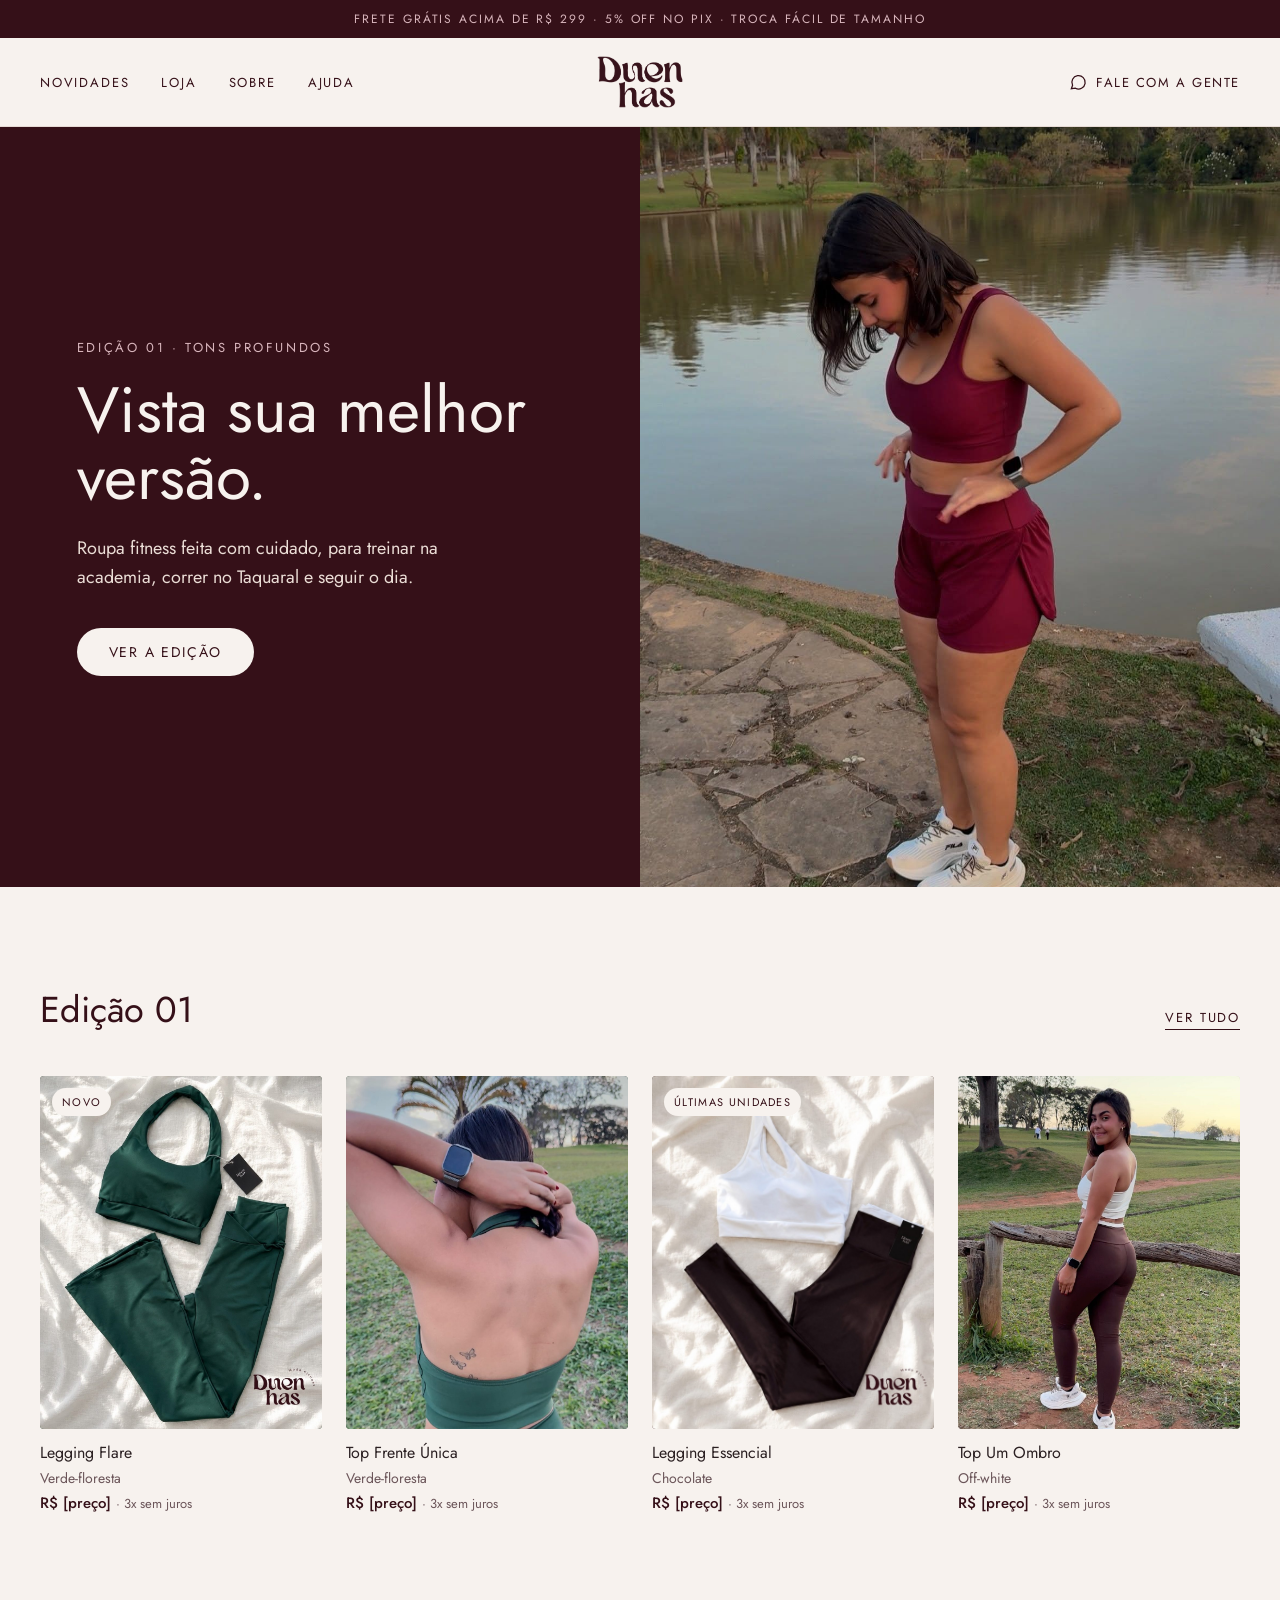
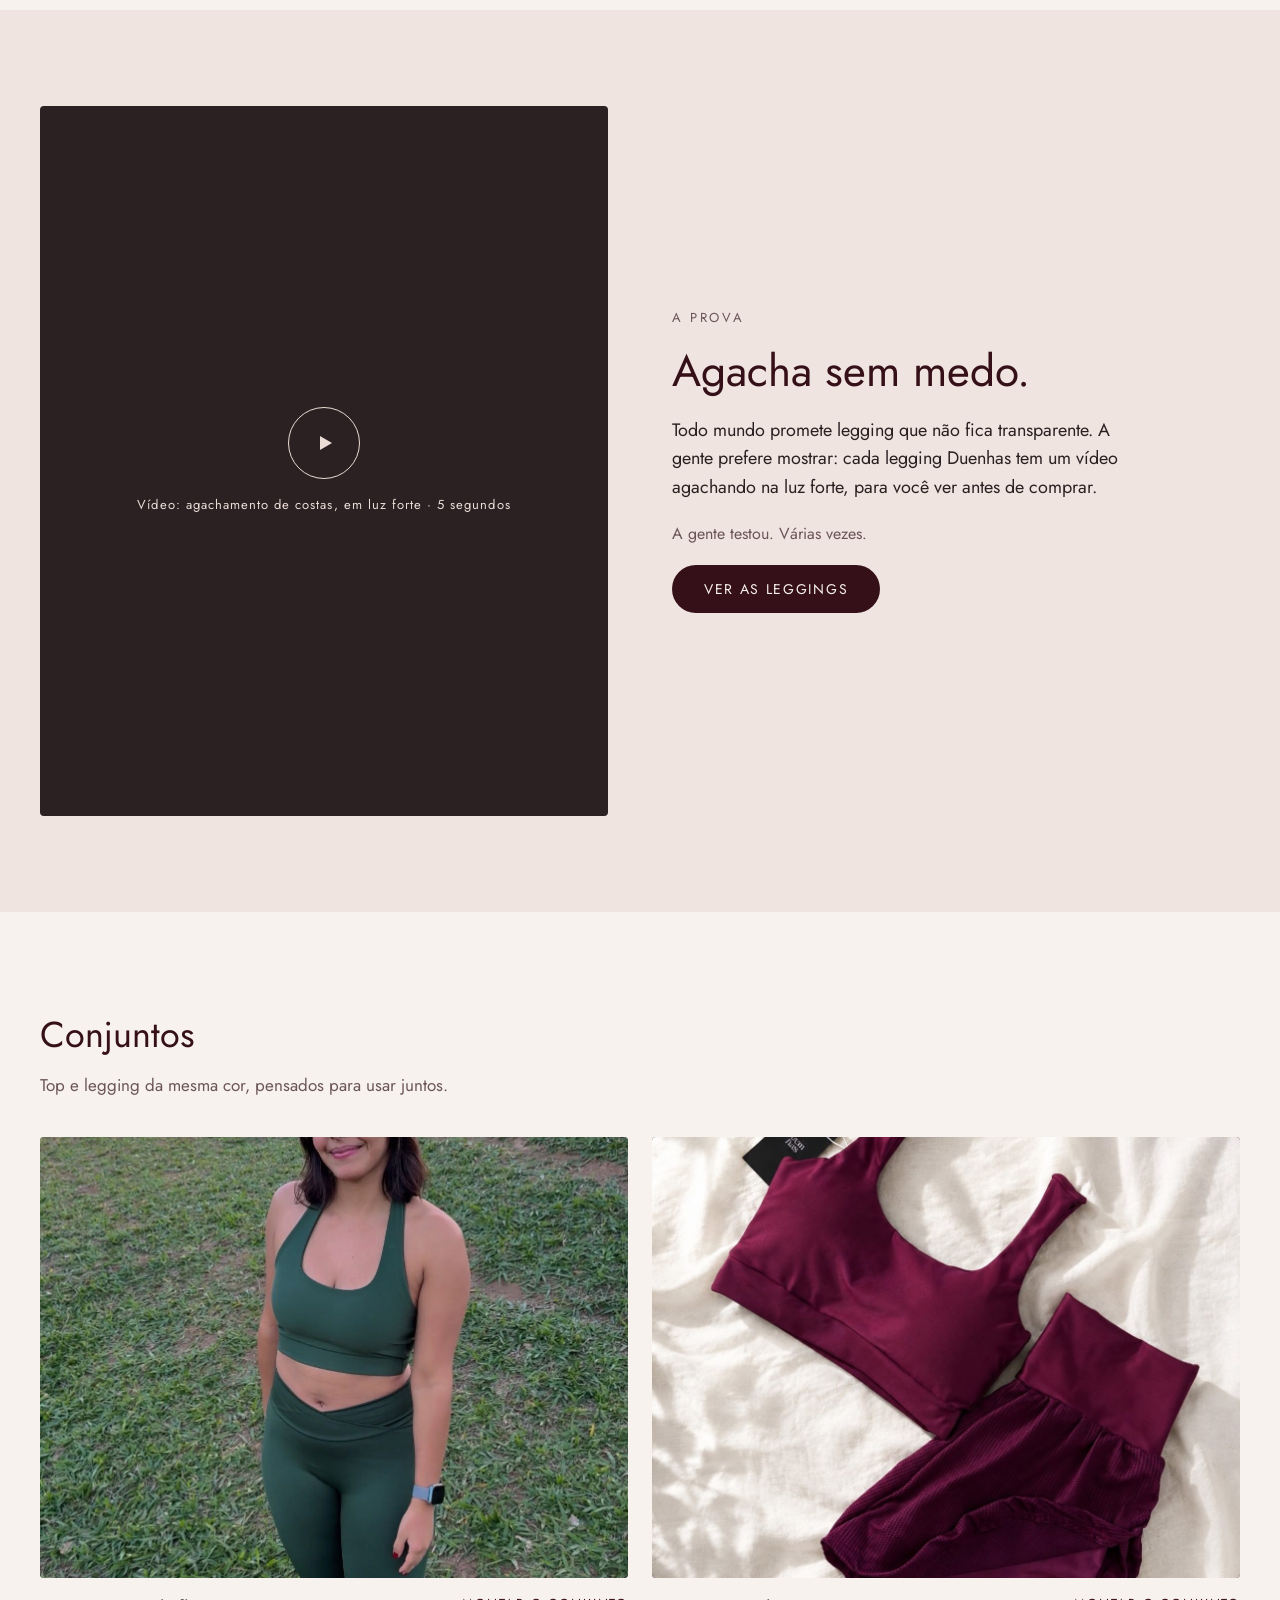
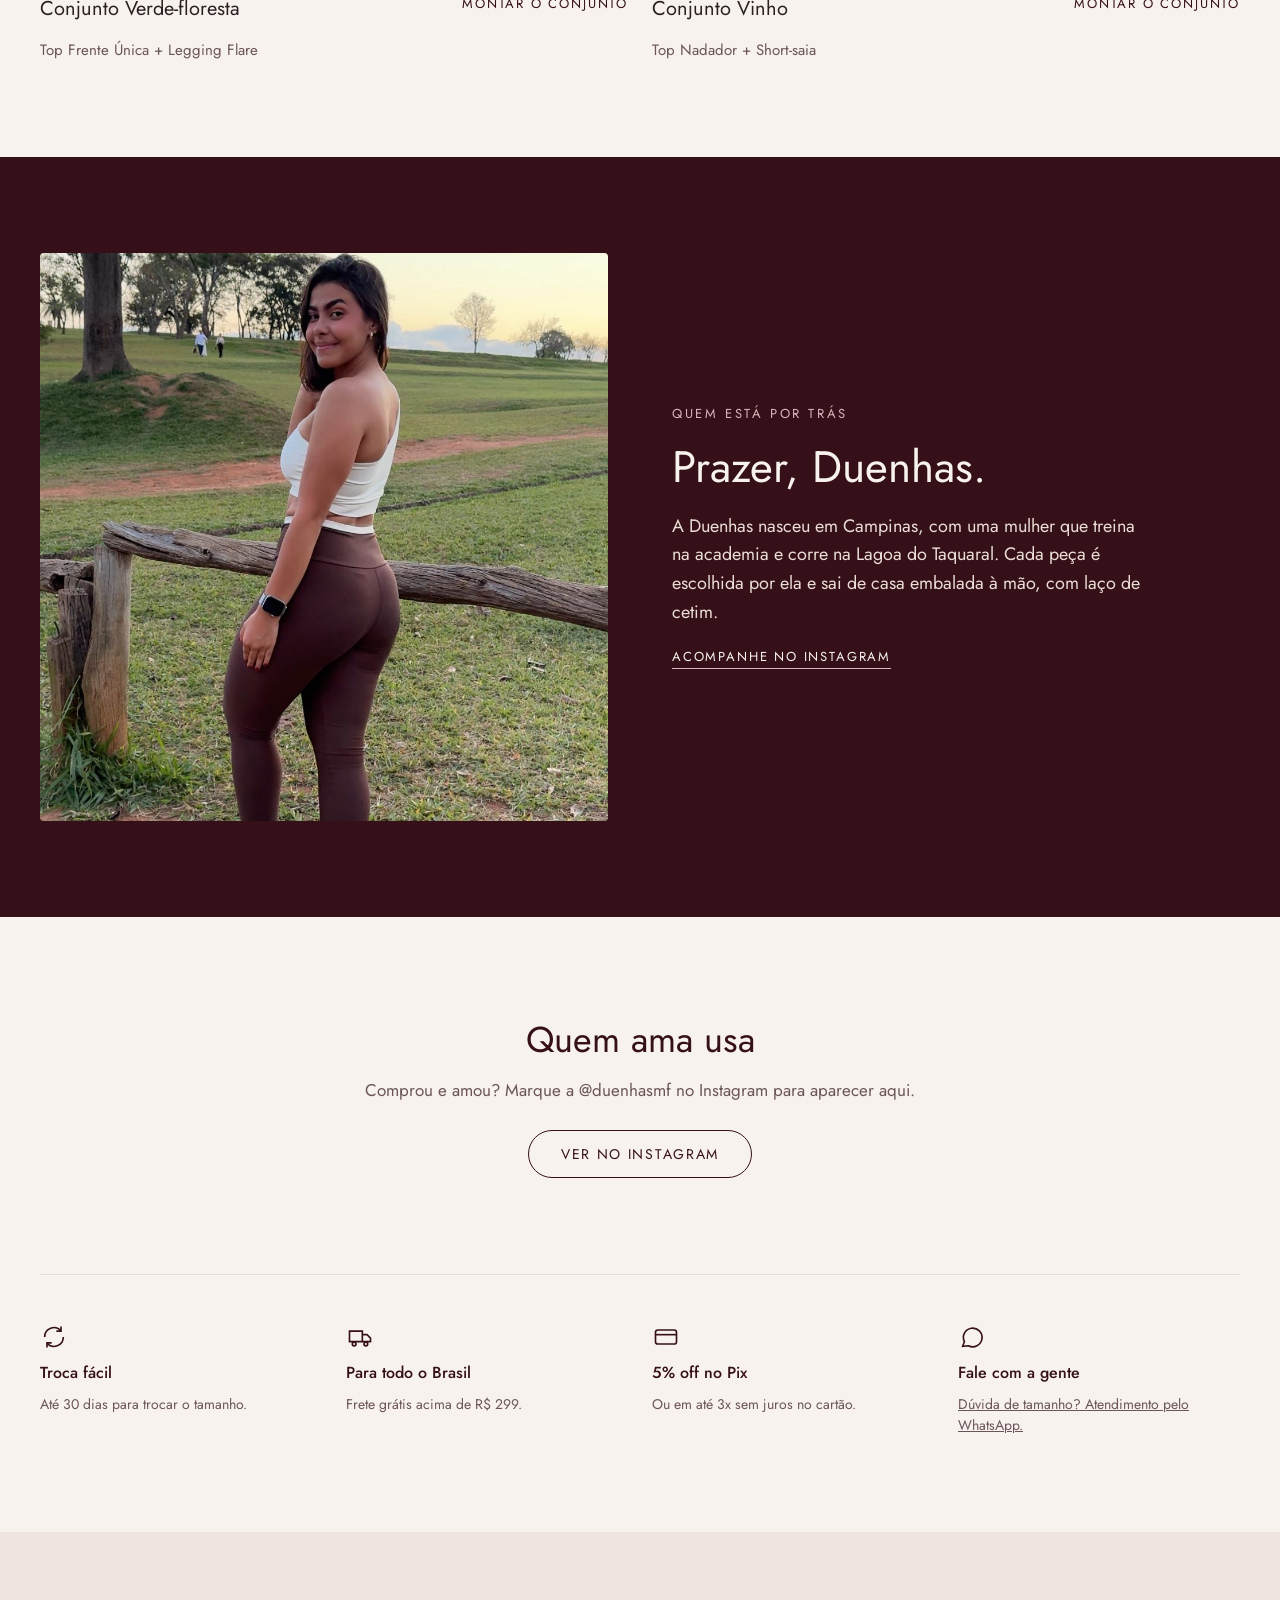
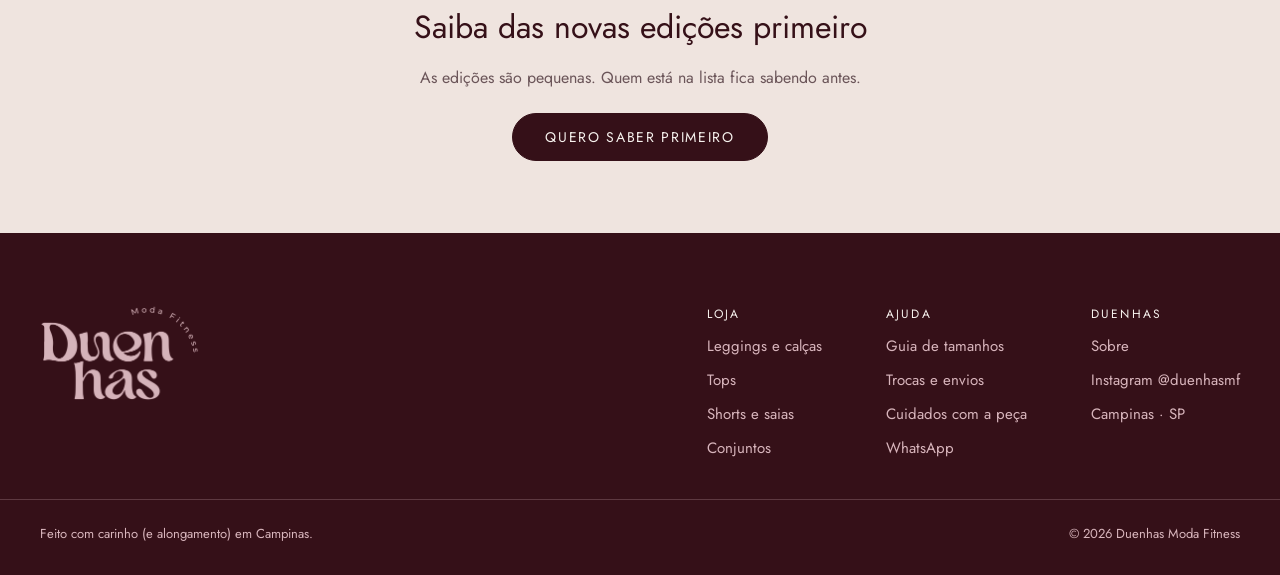
<file: index.html>
<!doctype html>
<html lang="pt-BR">
<head>
<meta charset="utf-8">
<meta name="viewport" content="width=device-width, initial-scale=1">
<title>Duenhas Moda Fitness | Campinas</title>
<meta name="description" content="Roupa fitness feita com cuidado, de Campinas. Leggings, tops e conjuntos em tons profundos. Vista sua melhor versão.">
<meta name="theme-color" content="#351018">
<meta property="og:title" content="Duenhas Moda Fitness | Campinas">
<meta property="og:description" content="Roupa fitness feita com cuidado, de Campinas. Leggings, tops e conjuntos em tons profundos. Vista sua melhor versão.">
<meta property="og:image" content="assets/img/fundadora-vinho-lago.jpg">
<link rel="icon" href="assets/img/icone.png">
<link rel="apple-touch-icon" href="assets/img/icone.png">
<link rel="preconnect" href="https://fonts.googleapis.com">
<link rel="preconnect" href="https://fonts.gstatic.com" crossorigin>
<link href="https://fonts.googleapis.com/css2?family=Jost:wght@300;400;500;600&display=swap" rel="stylesheet">
<link rel="stylesheet" href="assets/css/style.css">
</head>
<body>
<a href="#conteudo" class="visually-hidden">Pular para o conteúdo</a>
<div style="background: #351018; color: #D8B5BC; text-align: center; font-size: 12px; letter-spacing: 0.16em; padding: 10px 16px; text-transform: uppercase">Frete grátis acima de R$ 299 · 5% off no Pix · Troca fácil de tamanho</div>
<header style="border-bottom: 1px solid #E6DAD4; background: #F7F2EE">
<div class="wrap topo" style="display: flex; flex-wrap: wrap; align-items: center; justify-content: space-between; gap: 16px; padding-top: 18px; padding-bottom: 18px">
<nav class="navlinks topo-nav" aria-label="Menu principal" style="font-size: 13px; letter-spacing: 0.14em; text-transform: uppercase; flex: 1 1 280px">
<a href="loja.html">Novidades</a>
<a href="loja.html">Loja</a>
<a href="index.html#sobre">Sobre</a>
<a href="index.html#ajuda">Ajuda</a>
</nav>
<a href="index.html" aria-label="Duenhas, página inicial" class="topo-logo" style="display: flex; flex: 0 0 auto"><img src="assets/img/compacto-vinho.png" alt="Duenhas" width="86" height="52" style="height: 52px; width: auto; display: block"></a>
<div class="topo-acao" style="display: flex; gap: 8px; justify-content: flex-end; flex: 1 1 280px">
<a data-wa="Olá! Vim pelo site da Duenhas." href="https://www.instagram.com/duenhasmf/" aria-label="Fale com a Duenhas" style="height: 44px; display: flex; align-items: center; gap: 8px; color: #351018; font-size: 13px; letter-spacing: 0.12em; text-transform: uppercase"><svg aria-hidden="true" width="20" height="20" viewBox="0 0 24 24" fill="none" stroke="currentColor" stroke-width="1.5"><path d="M4 20l1.5-4A8 8 0 1 1 9 19.5z"></path></svg><span class="topo-txt">Fale com a gente</span></a>
</div>
</div>
</header>
<main id="conteudo">
<section aria-label="Campanha" class="hero" style="background: #351018">
<div style="display: flex; flex-direction: column; justify-content: center; gap: 0; padding: 72px clamp(24px, 6vw, 96px)">
<p style="margin: 0 0 20px; font-size: 13px; letter-spacing: 0.2em; text-transform: uppercase; color: #D8B5BC">Edição 01 · Tons profundos</p>
<h1 style="margin: 0 0 24px; font-weight: 400; font-size: clamp(44px, 5vw, 72px); line-height: 1.04; color: #F7F2EE; max-width: 560px">Vista sua melhor versão.</h1>
<p style="margin: 0 0 36px; font-size: 18px; line-height: 1.6; color: #EBDDD6; max-width: 440px">Roupa fitness feita com cuidado, para treinar na academia, correr no Taquaral e seguir o dia.</p>
<a href="loja.html" style="align-self: flex-start; display: inline-flex; align-items: center; min-height: 48px; padding: 0 32px; border-radius: 999px; background: #F7F2EE; color: #351018; font-size: 14px; letter-spacing: 0.12em; text-transform: uppercase">Ver a edição</a>
</div>
<img src="assets/img/fundadora-vinho-lago.jpg" alt="Fundadora da Duenhas com o conjunto vinho às margens da Lagoa do Taquaral" style="width: 100%; height: 100%; min-height: 520px; max-height: 760px; object-fit: cover; object-position: center 35%; display: block">
</section>

<section class="wrap" style="padding-top: 96px; padding-bottom: 96px">
<div style="display: flex; flex-wrap: wrap; justify-content: space-between; align-items: baseline; gap: 16px; margin-bottom: 40px">
<h2 style="margin: 0; font-weight: 400; font-size: 36px; color: #351018">Edição 01</h2>
<a href="loja.html" style="font-size: 13px; letter-spacing: 0.14em; text-transform: uppercase; border-bottom: 1px solid #351018; padding-bottom: 2px">Ver tudo</a>
</div>
<div class="g4">
<a href="produto.html" style="display: flex; flex-direction: column; gap: 12px; color: #2B2022">
<div class="ph" style="background: #2F4636"><img src="assets/img/flat-verde.jpg" alt="Top frente única e legging flare verde-floresta sobre tecido claro"><span style="position: absolute; top: 12px; left: 12px; background: #F7F2EE; color: #351018; font-size: 11px; letter-spacing: 0.12em; text-transform: uppercase; padding: 6px 10px; border-radius: 999px">Novo</span></div>
<div style="display: flex; flex-direction: column; gap: 4px"><span style="font-size: 16px">Legging Flare</span><span style="font-size: 14px; color: #6B5559">Verde-floresta</span><span style="font-size: 15px; color: #351018; font-weight: 500">R$ [preço] <span style="font-weight: 400; color: #6B5559; font-size: 13px">· 3x sem juros</span></span></div>
</a>
<a href="produto.html" style="display: flex; flex-direction: column; gap: 12px; color: #2B2022">
<div class="ph" style="background: #3A5444"><img src="assets/img/conjunto-verde-costas.jpg" alt="Costas do top frente única verde-floresta" style="object-position: center 30%"></div>
<div style="display: flex; flex-direction: column; gap: 4px"><span style="font-size: 16px">Top Frente Única</span><span style="font-size: 14px; color: #6B5559">Verde-floresta</span><span style="font-size: 15px; color: #351018; font-weight: 500">R$ [preço] <span style="font-weight: 400; color: #6B5559; font-size: 13px">· 3x sem juros</span></span></div>
</a>
<a href="produto.html" style="display: flex; flex-direction: column; gap: 12px; color: #2B2022">
<div class="ph" style="background: #4B3029"><img src="assets/img/flat-branco-chocolate.jpg" alt="Legging chocolate e top um ombro off-white sobre tecido claro"><span style="position: absolute; top: 12px; left: 12px; background: #F7F2EE; color: #351018; font-size: 11px; letter-spacing: 0.12em; text-transform: uppercase; padding: 6px 10px; border-radius: 999px">Últimas unidades</span></div>
<div style="display: flex; flex-direction: column; gap: 4px"><span style="font-size: 16px">Legging Essencial</span><span style="font-size: 14px; color: #6B5559">Chocolate</span><span style="font-size: 15px; color: #351018; font-weight: 500">R$ [preço] <span style="font-weight: 400; color: #6B5559; font-size: 13px">· 3x sem juros</span></span></div>
</a>
<a href="produto.html" style="display: flex; flex-direction: column; gap: 12px; color: #2B2022">
<div class="ph" style="background: #E4DAD0"><img src="assets/img/fundadora-chocolate.jpg" alt="Fundadora com top um ombro off-white e legging chocolate no Taquaral"></div>
<div style="display: flex; flex-direction: column; gap: 4px"><span style="font-size: 16px">Top Um Ombro</span><span style="font-size: 14px; color: #6B5559">Off-white</span><span style="font-size: 15px; color: #351018; font-weight: 500">R$ [preço] <span style="font-weight: 400; color: #6B5559; font-size: 13px">· 3x sem juros</span></span></div>
</a>
</div>
</section>

<section style="background: #EFE4DF">
<div class="wrap split" style="padding-top: 96px; padding-bottom: 96px">
<div style="background: #2B2022; aspect-ratio: 4 / 5; border-radius: 4px; display: flex; flex-direction: column; align-items: center; justify-content: center; gap: 16px; color: #EBDDD6">
<span style="width: 72px; height: 72px; border-radius: 999px; border: 1px solid #EBDDD6; display: flex; align-items: center; justify-content: center"><svg aria-hidden="true" width="24" height="24" viewBox="0 0 24 24" fill="#EBDDD6"><path d="M8 5l12 7-12 7z"></path></svg></span>
<span style="font-size: 13px; letter-spacing: 0.08em; text-align: center; padding: 0 24px">Vídeo: agachamento de costas, em luz forte · 5 segundos</span>
</div>
<div style="display: flex; flex-direction: column; gap: 20px; max-width: 480px">
<p style="margin: 0; font-size: 13px; letter-spacing: 0.2em; text-transform: uppercase; color: #6B5559">A prova</p>
<h2 style="margin: 0; font-weight: 400; font-size: 44px; line-height: 1.1; color: #351018">Agacha sem medo.</h2>
<p style="margin: 0; font-size: 18px; line-height: 1.6">Todo mundo promete legging que não fica transparente. A gente prefere mostrar: cada legging Duenhas tem um vídeo agachando na luz forte, para você ver antes de comprar.</p>
<p style="margin: 0; font-size: 16px; color: #6B5559">A gente testou. Várias vezes.</p>
<a href="produto.html" style="align-self: flex-start; display: inline-flex; align-items: center; min-height: 48px; padding: 0 32px; border-radius: 999px; background: #351018; color: #F7F2EE; font-size: 14px; letter-spacing: 0.12em; text-transform: uppercase">Ver as leggings</a>
</div>
</div>
</section>

<section class="wrap" style="padding-top: 96px; padding-bottom: 96px">
<h2 style="margin: 0 0 12px; font-weight: 400; font-size: 36px; color: #351018">Conjuntos</h2>
<p style="margin: 0 0 40px; font-size: 17px; color: #6B5559">Top e legging da mesma cor, pensados para usar juntos.</p>
<div class="g2">
<a href="produto.html" style="display: flex; flex-direction: column; gap: 16px; color: #2B2022">
<div class="ph" style="background: #2F4636; aspect-ratio: 4 / 3"><img src="assets/img/fundadora-verde.jpg" alt="Fundadora com o conjunto verde-floresta no gramado" style="object-position: center 30%"></div>
<div style="display: flex; justify-content: space-between; gap: 16px; flex-wrap: wrap"><span style="font-size: 20px">Conjunto Verde-floresta</span><span style="font-size: 13px; letter-spacing: 0.14em; text-transform: uppercase; color: #351018">Montar o conjunto</span></div>
<span style="font-size: 15px; color: #6B5559">Top Frente Única + Legging Flare</span>
</a>
<a href="produto.html" style="display: flex; flex-direction: column; gap: 16px; color: #2B2022">
<div class="ph" style="background: #5A1E2B; aspect-ratio: 4 / 3"><img src="assets/img/flat-vinho.jpg" alt="Top nadador e short-saia vinho sobre tecido claro"></div>
<div style="display: flex; justify-content: space-between; gap: 16px; flex-wrap: wrap"><span style="font-size: 20px">Conjunto Vinho</span><span style="font-size: 13px; letter-spacing: 0.14em; text-transform: uppercase; color: #351018">Montar o conjunto</span></div>
<span style="font-size: 15px; color: #6B5559">Top Nadador + Short-saia</span>
</a>
</div>
</section>

<section id="sobre" style="background: #351018; color: #EBDDD6">
<div class="wrap split" style="padding-top: 96px; padding-bottom: 96px">
<div class="ph" style="background: #6E4B3F; aspect-ratio: 1 / 1"><img src="assets/img/fundadora-chocolate.jpg" alt="Retrato da fundadora da Duenhas no Taquaral, ao fim da tarde" style="object-position: center 25%"></div>
<div style="display: flex; flex-direction: column; gap: 20px; max-width: 480px">
<p style="margin: 0; font-size: 13px; letter-spacing: 0.2em; text-transform: uppercase; color: #D8B5BC">Quem está por trás</p>
<h2 style="margin: 0; font-weight: 400; font-size: 44px; line-height: 1.1; color: #F7F2EE">Prazer, Duenhas.</h2>
<p style="margin: 0; font-size: 18px; line-height: 1.6">A Duenhas nasceu em Campinas, com uma mulher que treina na academia e corre na Lagoa do Taquaral. Cada peça é escolhida por ela e sai de casa embalada à mão, com laço de cetim.</p>
<a href="https://www.instagram.com/duenhasmf/" target="_blank" rel="noopener" style="align-self: flex-start; color: #F7F2EE; font-size: 13px; letter-spacing: 0.14em; text-transform: uppercase; border-bottom: 1px solid #D8B5BC; padding-bottom: 2px">Acompanhe no Instagram</a>
</div>
</div>
</section>

<section class="wrap" style="padding-top: 96px; padding-bottom: 72px; text-align: center">
<h2 style="margin: 0 0 12px; font-weight: 400; font-size: 36px; color: #351018">Quem ama usa</h2>
<p style="margin: 0 0 28px; font-size: 17px; color: #6B5559">Comprou e amou? Marque a @duenhasmf no Instagram para aparecer aqui.</p>
<a href="https://www.instagram.com/duenhasmf/" target="_blank" rel="noopener" class="btn" style="color: #351018">Ver no Instagram</a>
</section>

<section id="ajuda" class="wrap" style="padding-top: 24px; padding-bottom: 96px">
<div class="g4" style="border-top: 1px solid #E6DAD4; padding-top: 48px">
<div style="display: flex; flex-direction: column; gap: 10px"><svg aria-hidden="true" width="28" height="28" viewBox="0 0 24 24" fill="none" stroke="#351018" stroke-width="1.4"><path d="M4 12a8 8 0 0 1 14-5.3M20 12a8 8 0 0 1-14 5.3"></path><path d="M18 3v4h-4M6 21v-4h4"></path></svg><span style="font-size: 16px; font-weight: 500; color: #351018">Troca fácil</span><span style="font-size: 14px; color: #6B5559; line-height: 1.5">Até 30 dias para trocar o tamanho.</span></div>
<div style="display: flex; flex-direction: column; gap: 10px"><svg aria-hidden="true" width="28" height="28" viewBox="0 0 24 24" fill="none" stroke="#351018" stroke-width="1.4"><path d="M3 7h11v9H3zM14 10h4l3 3v3h-7"></path><circle cx="7" cy="18" r="1.6"></circle><circle cx="17" cy="18" r="1.6"></circle></svg><span style="font-size: 16px; font-weight: 500; color: #351018">Para todo o Brasil</span><span style="font-size: 14px; color: #6B5559; line-height: 1.5">Frete grátis acima de R$ 299.</span></div>
<div style="display: flex; flex-direction: column; gap: 10px"><svg aria-hidden="true" width="28" height="28" viewBox="0 0 24 24" fill="none" stroke="#351018" stroke-width="1.4"><rect x="3" y="6" width="18" height="12" rx="2"></rect><path d="M3 10h18"></path></svg><span style="font-size: 16px; font-weight: 500; color: #351018">5% off no Pix</span><span style="font-size: 14px; color: #6B5559; line-height: 1.5">Ou em até 3x sem juros no cartão.</span></div>
<div style="display: flex; flex-direction: column; gap: 10px"><svg aria-hidden="true" width="28" height="28" viewBox="0 0 24 24" fill="none" stroke="#351018" stroke-width="1.4"><path d="M4 20l1.5-4A8 8 0 1 1 9 19.5z"></path></svg><span style="font-size: 16px; font-weight: 500; color: #351018">Fale com a gente</span><a data-wa="Olá! Tenho uma dúvida." href="https://www.instagram.com/duenhasmf/" style="font-size: 14px; color: #6B5559; line-height: 1.5; text-decoration: underline">Dúvida de tamanho? Atendimento pelo WhatsApp.</a></div>
</div>
</section>

<section style="background: #EFE4DF">
<div class="wrap" style="padding-top: 72px; padding-bottom: 72px; display: flex; flex-direction: column; align-items: center; gap: 16px; text-align: center">
<h2 style="margin: 0; font-weight: 400; font-size: 32px; color: #351018">Saiba das novas edições primeiro</h2>
<p style="margin: 0; font-size: 16px; color: #6B5559">As edições são pequenas. Quem está na lista fica sabendo antes.</p>
<a data-wa="Olá! Quero entrar na lista de lançamentos da Duenhas." href="https://www.instagram.com/duenhasmf/" class="btn btn-vinho" style="margin-top: 8px">Quero saber primeiro</a>
</div>
</section>

</main>
<footer style="background: #351018; color: #D8B5BC">
<div class="wrap" style="padding-top: 72px; padding-bottom: 40px; display: flex; flex-wrap: wrap; gap: 48px; justify-content: space-between">
<img src="assets/img/logo-rosa.png" alt="Duenhas Moda Fitness" style="height: 96px; width: auto; display: block">
<div style="display: flex; flex-wrap: wrap; gap: 64px; font-size: 15px">
<div style="display: flex; flex-direction: column; gap: 12px"><span style="font-size: 12px; letter-spacing: 0.18em; text-transform: uppercase; color: #F7F2EE">Loja</span><a href="loja.html?cat=Leggings%20e%20cal%C3%A7as" style="color: #D8B5BC">Leggings e calças</a><a href="loja.html?cat=Tops" style="color: #D8B5BC">Tops</a><a href="loja.html?cat=Shorts%20e%20saias" style="color: #D8B5BC">Shorts e saias</a><a href="loja.html?cat=Conjuntos" style="color: #D8B5BC">Conjuntos</a></div>
<div style="display: flex; flex-direction: column; gap: 12px"><span style="font-size: 12px; letter-spacing: 0.18em; text-transform: uppercase; color: #F7F2EE">Ajuda</span><a data-wa="Olá! Preciso de ajuda com o tamanho." href="https://www.instagram.com/duenhasmf/" style="color: #D8B5BC">Guia de tamanhos</a><a href="index.html#ajuda" style="color: #D8B5BC">Trocas e envios</a><a href="produto.html#cuidados" style="color: #D8B5BC">Cuidados com a peça</a><a data-wa="Olá! Vim pelo site da Duenhas." href="https://www.instagram.com/duenhasmf/" style="color: #D8B5BC">WhatsApp</a></div>
<div style="display: flex; flex-direction: column; gap: 12px"><span style="font-size: 12px; letter-spacing: 0.18em; text-transform: uppercase; color: #F7F2EE">Duenhas</span><a href="index.html#sobre" style="color: #D8B5BC">Sobre</a><a href="https://www.instagram.com/duenhasmf/" target="_blank" rel="noopener" style="color: #D8B5BC">Instagram @duenhasmf</a><span>Campinas · SP</span></div>
</div>
</div>
<div class="wrap" style="padding-bottom: 32px; font-size: 13px; color: #D8B5BC; display: flex; flex-wrap: wrap; justify-content: space-between; gap: 12px; border-top: 1px solid rgba(216,181,188,0.25); padding-top: 24px">
<span>Feito com carinho (e alongamento) em Campinas.</span>
<span>© <span id="ano">2026</span> Duenhas Moda Fitness</span>
</div>
</footer>
<script src="assets/js/site.js"></script>
</body>
</html>
</file>
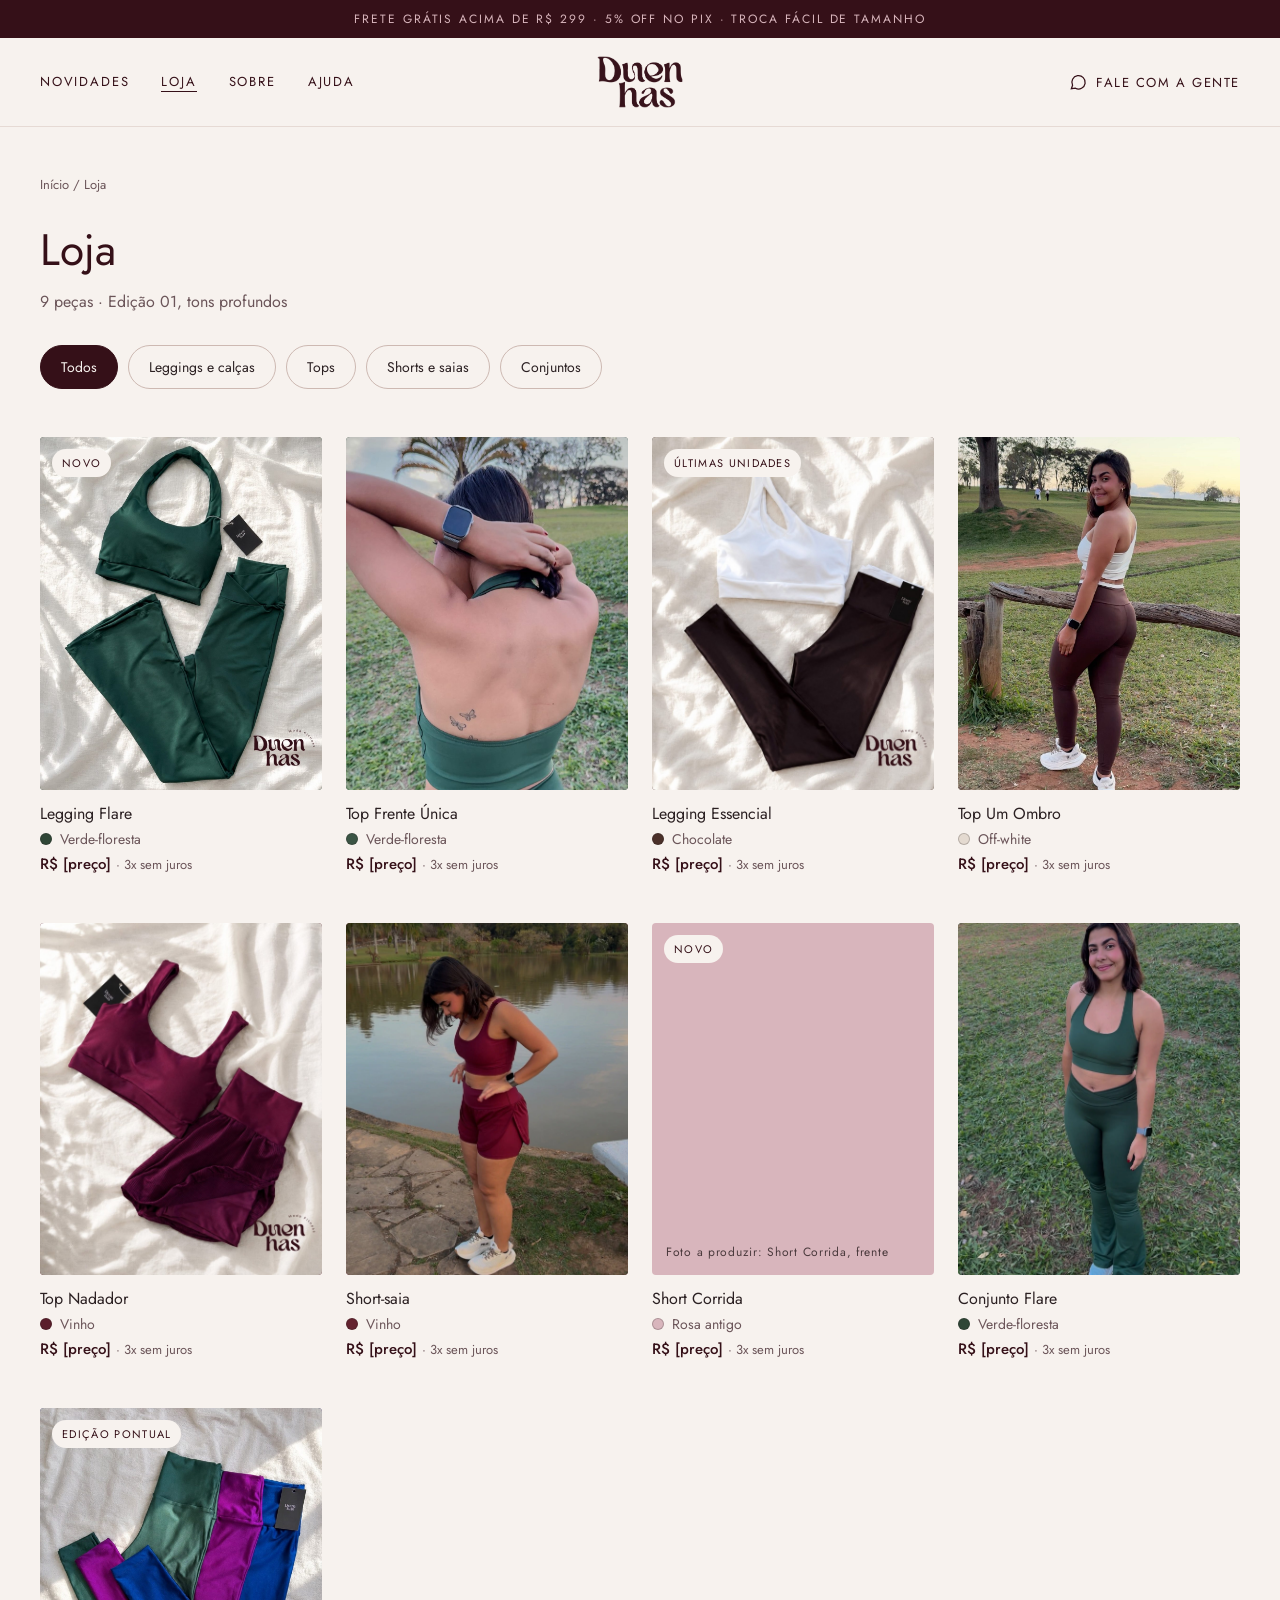
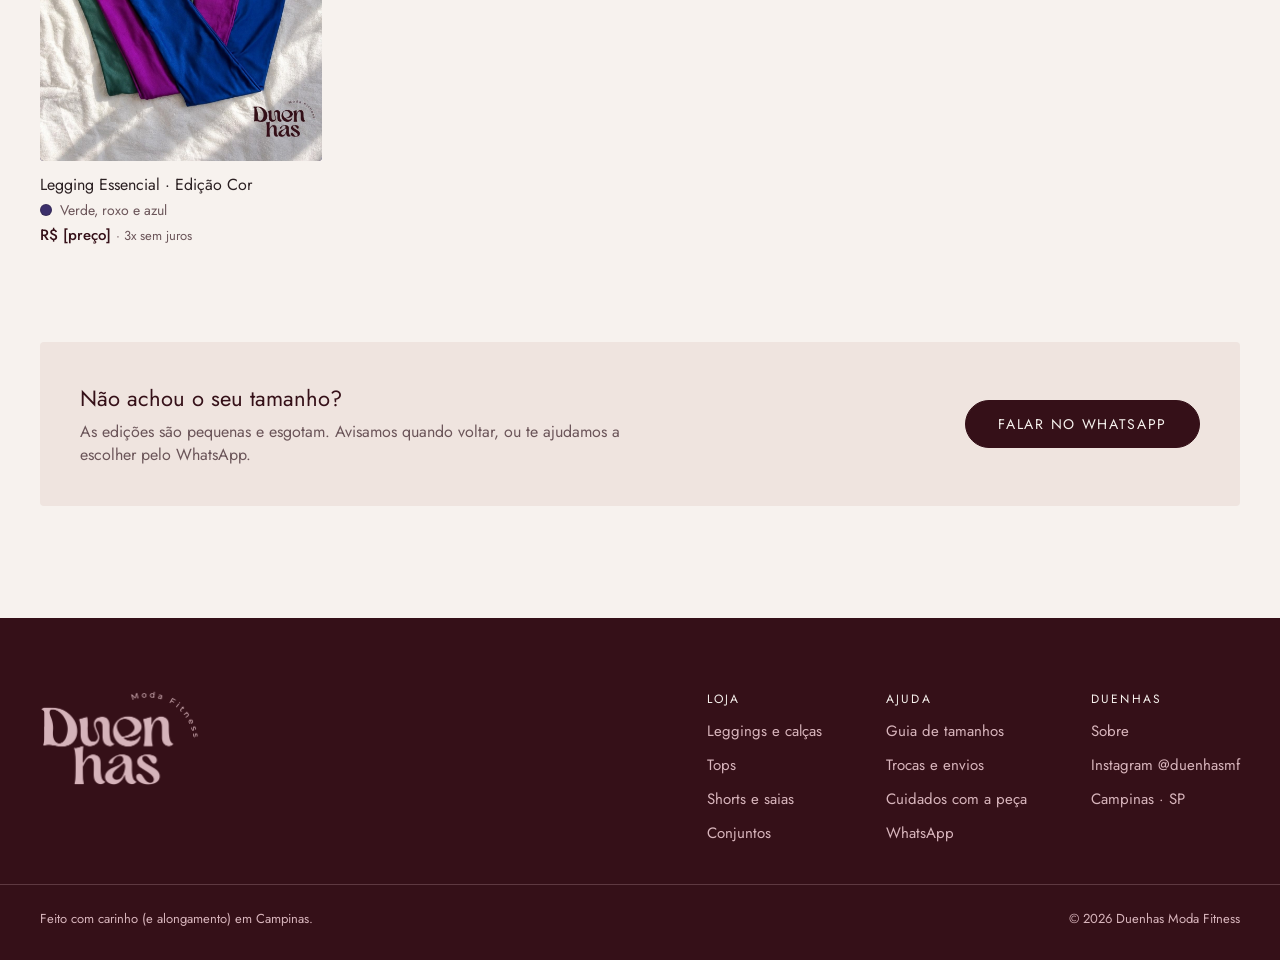
<file: loja.html>
<!doctype html>
<html lang="pt-BR">
<head>
<meta charset="utf-8">
<meta name="viewport" content="width=device-width, initial-scale=1">
<title>Loja | Duenhas Moda Fitness</title>
<meta name="description" content="Leggings, tops, shorts e conjuntos da Edição 01 da Duenhas, em tons profundos.">
<meta name="theme-color" content="#351018">
<meta property="og:title" content="Loja | Duenhas Moda Fitness">
<meta property="og:description" content="Leggings, tops, shorts e conjuntos da Edição 01 da Duenhas, em tons profundos.">
<meta property="og:image" content="assets/img/fundadora-vinho-lago.jpg">
<link rel="icon" href="assets/img/icone.png">
<link rel="apple-touch-icon" href="assets/img/icone.png">
<link rel="preconnect" href="https://fonts.googleapis.com">
<link rel="preconnect" href="https://fonts.gstatic.com" crossorigin>
<link href="https://fonts.googleapis.com/css2?family=Jost:wght@300;400;500;600&display=swap" rel="stylesheet">
<link rel="stylesheet" href="assets/css/style.css">
</head>
<body>
<a href="#conteudo" class="visually-hidden">Pular para o conteúdo</a>
<div style="background: #351018; color: #D8B5BC; text-align: center; font-size: 12px; letter-spacing: 0.16em; padding: 10px 16px; text-transform: uppercase">Frete grátis acima de R$ 299 · 5% off no Pix · Troca fácil de tamanho</div>
<header style="border-bottom: 1px solid #E6DAD4; background: #F7F2EE">
<div class="wrap topo" style="display: flex; flex-wrap: wrap; align-items: center; justify-content: space-between; gap: 16px; padding-top: 18px; padding-bottom: 18px">
<nav class="navlinks topo-nav" aria-label="Menu principal" style="font-size: 13px; letter-spacing: 0.14em; text-transform: uppercase; flex: 1 1 280px">
<a href="loja.html">Novidades</a>
<a href="loja.html" aria-current="page" style="border-bottom: 1px solid #351018">Loja</a>
<a href="index.html#sobre">Sobre</a>
<a href="index.html#ajuda">Ajuda</a>
</nav>
<a href="index.html" aria-label="Duenhas, página inicial" class="topo-logo" style="display: flex; flex: 0 0 auto"><img src="assets/img/compacto-vinho.png" alt="Duenhas" width="86" height="52" style="height: 52px; width: auto; display: block"></a>
<div class="topo-acao" style="display: flex; gap: 8px; justify-content: flex-end; flex: 1 1 280px">
<a data-wa="Olá! Vim pelo site da Duenhas." href="https://www.instagram.com/duenhasmf/" aria-label="Fale com a Duenhas" style="height: 44px; display: flex; align-items: center; gap: 8px; color: #351018; font-size: 13px; letter-spacing: 0.12em; text-transform: uppercase"><svg aria-hidden="true" width="20" height="20" viewBox="0 0 24 24" fill="none" stroke="currentColor" stroke-width="1.5"><path d="M4 20l1.5-4A8 8 0 1 1 9 19.5z"></path></svg><span class="topo-txt">Fale com a gente</span></a>
</div>
</div>
</header>
<main id="conteudo" class="wrap" style="padding-top: 48px; padding-bottom: 112px">
<nav aria-label="Você está em" style="font-size: 13px; color: #6B5559; margin-bottom: 24px"><a href="index.html" style="color: #6B5559">Início</a> / <span>Loja</span></nav>
<div style="display: flex; flex-direction: column; gap: 8px; margin-bottom: 32px">
<h1 id="titulo-loja" style="margin: 0; font-weight: 400; font-size: 44px; color: #351018">Loja</h1>
<p style="margin: 0; font-size: 16px; color: #6B5559"><span id="contagem">9 peças</span> · Edição 01, tons profundos</p>
</div>
<div role="group" aria-label="Categorias" style="display: flex; flex-wrap: wrap; gap: 10px; margin-bottom: 48px">
<button type="button" class="chip" data-cat-chip="Todos" aria-pressed="false">Todos</button>
<button type="button" class="chip" data-cat-chip="Leggings e calças" aria-pressed="false">Leggings e calças</button>
<button type="button" class="chip" data-cat-chip="Tops" aria-pressed="false">Tops</button>
<button type="button" class="chip" data-cat-chip="Shorts e saias" aria-pressed="false">Shorts e saias</button>
<button type="button" class="chip" data-cat-chip="Conjuntos" aria-pressed="false">Conjuntos</button>
</div>
<div class="g4 rows" id="grade">
<div data-cat="Leggings e calças">
<a href="produto.html" style="display: flex; flex-direction: column; gap: 12px; color: #2B2022">
<div class="ph" style="background: #2F4636"><img src="assets/img/flat-verde.jpg" alt="Top frente única e legging flare verde-floresta sobre tecido claro"><span class="badge">Novo</span></div>
<div style="display: flex; flex-direction: column; gap: 4px"><span style="font-size: 16px">Legging Flare</span><span style="display: flex; align-items: center; gap: 8px; font-size: 14px; color: #6B5559"><span style="width: 12px; height: 12px; border-radius: 999px; display: inline-block; background: #2F4636; border: 1px solid rgba(43,32,34,0.25)"></span>Verde-floresta</span><span style="font-size: 15px; color: #351018; font-weight: 500">R$ [preço] <span style="font-weight: 400; color: #6B5559; font-size: 13px">· 3x sem juros</span></span></div>
</a>
</div>
<div data-cat="Tops">
<a href="produto.html" style="display: flex; flex-direction: column; gap: 12px; color: #2B2022">
<div class="ph" style="background: #3A5444"><img src="assets/img/conjunto-verde-costas.jpg" alt="Costas do top frente única verde-floresta" style="object-position: center 30%"></div>
<div style="display: flex; flex-direction: column; gap: 4px"><span style="font-size: 16px">Top Frente Única</span><span style="display: flex; align-items: center; gap: 8px; font-size: 14px; color: #6B5559"><span style="width: 12px; height: 12px; border-radius: 999px; display: inline-block; background: #3A5444; border: 1px solid rgba(43,32,34,0.25)"></span>Verde-floresta</span><span style="font-size: 15px; color: #351018; font-weight: 500">R$ [preço] <span style="font-weight: 400; color: #6B5559; font-size: 13px">· 3x sem juros</span></span></div>
</a>
</div>
<div data-cat="Leggings e calças">
<a href="produto.html" style="display: flex; flex-direction: column; gap: 12px; color: #2B2022">
<div class="ph" style="background: #4B3029"><img src="assets/img/flat-branco-chocolate.jpg" alt="Legging chocolate e top um ombro off-white sobre tecido claro"><span class="badge">Últimas unidades</span></div>
<div style="display: flex; flex-direction: column; gap: 4px"><span style="font-size: 16px">Legging Essencial</span><span style="display: flex; align-items: center; gap: 8px; font-size: 14px; color: #6B5559"><span style="width: 12px; height: 12px; border-radius: 999px; display: inline-block; background: #4B3029; border: 1px solid rgba(43,32,34,0.25)"></span>Chocolate</span><span style="font-size: 15px; color: #351018; font-weight: 500">R$ [preço] <span style="font-weight: 400; color: #6B5559; font-size: 13px">· 3x sem juros</span></span></div>
</a>
</div>
<div data-cat="Tops">
<a href="produto.html" style="display: flex; flex-direction: column; gap: 12px; color: #2B2022">
<div class="ph" style="background: #E4DAD0"><img src="assets/img/fundadora-chocolate.jpg" alt="Fundadora com top um ombro off-white e legging chocolate no Taquaral"></div>
<div style="display: flex; flex-direction: column; gap: 4px"><span style="font-size: 16px">Top Um Ombro</span><span style="display: flex; align-items: center; gap: 8px; font-size: 14px; color: #6B5559"><span style="width: 12px; height: 12px; border-radius: 999px; display: inline-block; background: #E4DAD0; border: 1px solid rgba(43,32,34,0.25)"></span>Off-white</span><span style="font-size: 15px; color: #351018; font-weight: 500">R$ [preço] <span style="font-weight: 400; color: #6B5559; font-size: 13px">· 3x sem juros</span></span></div>
</a>
</div>
<div data-cat="Tops">
<a href="produto.html" style="display: flex; flex-direction: column; gap: 12px; color: #2B2022">
<div class="ph" style="background: #5A1E2B"><img src="assets/img/flat-vinho.jpg" alt="Top nadador e short-saia vinho sobre tecido claro"></div>
<div style="display: flex; flex-direction: column; gap: 4px"><span style="font-size: 16px">Top Nadador</span><span style="display: flex; align-items: center; gap: 8px; font-size: 14px; color: #6B5559"><span style="width: 12px; height: 12px; border-radius: 999px; display: inline-block; background: #5A1E2B; border: 1px solid rgba(43,32,34,0.25)"></span>Vinho</span><span style="font-size: 15px; color: #351018; font-weight: 500">R$ [preço] <span style="font-weight: 400; color: #6B5559; font-size: 13px">· 3x sem juros</span></span></div>
</a>
</div>
<div data-cat="Shorts e saias">
<a href="produto.html" style="display: flex; flex-direction: column; gap: 12px; color: #2B2022">
<div class="ph" style="background: #64232F"><img src="assets/img/fundadora-vinho-lago.jpg" alt="Fundadora com top e short-saia vinho na Lagoa do Taquaral" style="object-position: center 40%"></div>
<div style="display: flex; flex-direction: column; gap: 4px"><span style="font-size: 16px">Short-saia</span><span style="display: flex; align-items: center; gap: 8px; font-size: 14px; color: #6B5559"><span style="width: 12px; height: 12px; border-radius: 999px; display: inline-block; background: #64232F; border: 1px solid rgba(43,32,34,0.25)"></span>Vinho</span><span style="font-size: 15px; color: #351018; font-weight: 500">R$ [preço] <span style="font-weight: 400; color: #6B5559; font-size: 13px">· 3x sem juros</span></span></div>
</a>
</div>
<div data-cat="Shorts e saias">
<a href="produto.html" style="display: flex; flex-direction: column; gap: 12px; color: #2B2022">
<div class="ph" style="background: #D8B5BC"><span style="position: absolute; left: 14px; bottom: 14px; font-size: 12px; letter-spacing: 0.06em; color: #4B3A3D">Foto a produzir: Short Corrida, frente</span><span class="badge">Novo</span></div>
<div style="display: flex; flex-direction: column; gap: 4px"><span style="font-size: 16px">Short Corrida</span><span style="display: flex; align-items: center; gap: 8px; font-size: 14px; color: #6B5559"><span style="width: 12px; height: 12px; border-radius: 999px; display: inline-block; background: #D8B5BC; border: 1px solid rgba(43,32,34,0.25)"></span>Rosa antigo</span><span style="font-size: 15px; color: #351018; font-weight: 500">R$ [preço] <span style="font-weight: 400; color: #6B5559; font-size: 13px">· 3x sem juros</span></span></div>
</a>
</div>
<div data-cat="Conjuntos">
<a href="produto.html" style="display: flex; flex-direction: column; gap: 12px; color: #2B2022">
<div class="ph" style="background: #2F4636"><img src="assets/img/fundadora-verde.jpg" alt="Fundadora com o conjunto verde-floresta no gramado"></div>
<div style="display: flex; flex-direction: column; gap: 4px"><span style="font-size: 16px">Conjunto Flare</span><span style="display: flex; align-items: center; gap: 8px; font-size: 14px; color: #6B5559"><span style="width: 12px; height: 12px; border-radius: 999px; display: inline-block; background: #2F4636; border: 1px solid rgba(43,32,34,0.25)"></span>Verde-floresta</span><span style="font-size: 15px; color: #351018; font-weight: 500">R$ [preço] <span style="font-weight: 400; color: #6B5559; font-size: 13px">· 3x sem juros</span></span></div>
</a>
</div>
<div data-cat="Leggings e calças">
<a href="produto.html" style="display: flex; flex-direction: column; gap: 12px; color: #2B2022">
<div class="ph" style="background: #3B2F6B"><img src="assets/img/flat-leggings.jpg" alt="Leggings verde, roxa e azul sobre tecido claro"><span class="badge">Edição pontual</span></div>
<div style="display: flex; flex-direction: column; gap: 4px"><span style="font-size: 16px">Legging Essencial · Edição Cor</span><span style="display: flex; align-items: center; gap: 8px; font-size: 14px; color: #6B5559"><span style="width: 12px; height: 12px; border-radius: 999px; display: inline-block; background: #3B2F6B; border: 1px solid rgba(43,32,34,0.25)"></span>Verde, roxo e azul</span><span style="font-size: 15px; color: #351018; font-weight: 500">R$ [preço] <span style="font-weight: 400; color: #6B5559; font-size: 13px">· 3x sem juros</span></span></div>
</a>
</div>
</div>
<div style="margin-top: 96px; background: #EFE4DF; border-radius: 4px; padding: 40px; display: flex; flex-wrap: wrap; justify-content: space-between; align-items: center; gap: 24px">
<div style="display: flex; flex-direction: column; gap: 6px; max-width: 560px">
<span style="font-size: 22px; color: #351018">Não achou o seu tamanho?</span>
<span style="font-size: 16px; color: #6B5559">As edições são pequenas e esgotam. Avisamos quando voltar, ou te ajudamos a escolher pelo WhatsApp.</span>
</div>
<a data-wa="Olá! Não achei meu tamanho no site." href="https://www.instagram.com/duenhasmf/" class="btn btn-vinho">Falar no WhatsApp</a>
</div>
</main>
<footer style="background: #351018; color: #D8B5BC">
<div class="wrap" style="padding-top: 72px; padding-bottom: 40px; display: flex; flex-wrap: wrap; gap: 48px; justify-content: space-between">
<img src="assets/img/logo-rosa.png" alt="Duenhas Moda Fitness" style="height: 96px; width: auto; display: block">
<div style="display: flex; flex-wrap: wrap; gap: 64px; font-size: 15px">
<div style="display: flex; flex-direction: column; gap: 12px"><span style="font-size: 12px; letter-spacing: 0.18em; text-transform: uppercase; color: #F7F2EE">Loja</span><a href="loja.html?cat=Leggings%20e%20cal%C3%A7as" style="color: #D8B5BC">Leggings e calças</a><a href="loja.html?cat=Tops" style="color: #D8B5BC">Tops</a><a href="loja.html?cat=Shorts%20e%20saias" style="color: #D8B5BC">Shorts e saias</a><a href="loja.html?cat=Conjuntos" style="color: #D8B5BC">Conjuntos</a></div>
<div style="display: flex; flex-direction: column; gap: 12px"><span style="font-size: 12px; letter-spacing: 0.18em; text-transform: uppercase; color: #F7F2EE">Ajuda</span><a data-wa="Olá! Preciso de ajuda com o tamanho." href="https://www.instagram.com/duenhasmf/" style="color: #D8B5BC">Guia de tamanhos</a><a href="index.html#ajuda" style="color: #D8B5BC">Trocas e envios</a><a href="produto.html#cuidados" style="color: #D8B5BC">Cuidados com a peça</a><a data-wa="Olá! Vim pelo site da Duenhas." href="https://www.instagram.com/duenhasmf/" style="color: #D8B5BC">WhatsApp</a></div>
<div style="display: flex; flex-direction: column; gap: 12px"><span style="font-size: 12px; letter-spacing: 0.18em; text-transform: uppercase; color: #F7F2EE">Duenhas</span><a href="index.html#sobre" style="color: #D8B5BC">Sobre</a><a href="https://www.instagram.com/duenhasmf/" target="_blank" rel="noopener" style="color: #D8B5BC">Instagram @duenhasmf</a><span>Campinas · SP</span></div>
</div>
</div>
<div class="wrap" style="padding-bottom: 32px; font-size: 13px; color: #D8B5BC; display: flex; flex-wrap: wrap; justify-content: space-between; gap: 12px; border-top: 1px solid rgba(216,181,188,0.25); padding-top: 24px">
<span>Feito com carinho (e alongamento) em Campinas.</span>
<span>© <span id="ano">2026</span> Duenhas Moda Fitness</span>
</div>
</footer>
<script src="assets/js/site.js"></script>
</body>
</html>
</file>
<file: assets/css/style.css>
/* Duenhas Moda Fitness — estilos base */
:root{
  --osso:#F7F2EE; --areia:#EFE4DF; --vinho:#351018; --rosa:#D8B5BC;
  --cacau:#2B2022; --quieto:#6B5559; --linha:#E6DAD4; --borda:#CDB9B2;
}
*{box-sizing:border-box}
[hidden]{display:none !important}
html{scroll-behavior:smooth}
body{margin:0;background:var(--osso);color:var(--cacau);font-family:'Jost',system-ui,sans-serif;-webkit-font-smoothing:antialiased}
img{max-width:100%}
a{color:var(--vinho);text-decoration:none}a:hover{color:#6B2A3A}
button{font-family:inherit}
:focus-visible{outline:2px solid var(--vinho);outline-offset:3px}
.visually-hidden{position:absolute;width:1px;height:1px;overflow:hidden;clip:rect(0 0 0 0);white-space:nowrap}

.wrap{max-width:1280px;margin:0 auto;padding:0 40px}
.g4{display:grid;grid-template-columns:repeat(4,minmax(0,1fr));gap:24px}
.g4.rows{row-gap:48px}
.g2{display:grid;grid-template-columns:repeat(2,minmax(0,1fr));gap:24px}
.split{display:grid;grid-template-columns:repeat(2,minmax(0,1fr));gap:64px;align-items:center}
.navlinks{display:flex;gap:32px}
.hero{display:grid;grid-template-columns:minmax(0,1fr) minmax(0,1fr)}
.ph{position:relative;aspect-ratio:4/5;border-radius:4px;overflow:hidden}
.ph img{position:absolute;inset:0;width:100%;height:100%;object-fit:cover;display:block}
.pdp{display:grid;grid-template-columns:minmax(0,7fr) minmax(0,5fr);gap:64px;align-items:start}
.thumbs{display:grid;grid-template-columns:repeat(6,minmax(0,1fr));gap:10px}
.badge{position:absolute;top:12px;left:12px;background:var(--osso);color:var(--vinho);font-size:11px;letter-spacing:.12em;text-transform:uppercase;padding:6px 10px;border-radius:999px}
.chip{min-height:44px;padding:0 20px;border-radius:999px;font-size:14px;cursor:pointer;border:1px solid var(--borda);background:transparent;color:var(--cacau)}
.chip[aria-pressed="true"]{border-color:var(--vinho);background:var(--vinho);color:var(--osso)}
.swatch{width:44px;height:44px;border-radius:999px;cursor:pointer;border:3px solid var(--osso);box-shadow:0 0 0 1px var(--borda)}
.swatch[aria-pressed="true"]{box-shadow:0 0 0 2px var(--vinho)}
.size{min-width:56px;min-height:48px;padding:0 14px;border-radius:999px;cursor:pointer;font-size:15px;border:1px solid var(--borda);background:transparent;color:var(--cacau)}
.size[aria-pressed="true"]{border-color:var(--vinho);background:var(--vinho);color:var(--osso)}
.size.esgotado{text-decoration:line-through;color:#8A7579}
.size.esgotado[aria-pressed="true"]{color:var(--osso)}
.thumb{aspect-ratio:4/5;border-radius:4px;cursor:pointer;font-size:11px;color:#EBDDD6;display:flex;align-items:flex-end;justify-content:center;padding:0 0 8px;border:2px solid transparent;position:relative;overflow:hidden;background:var(--cor,#2F4636)}
.thumb img{position:absolute;inset:0;width:100%;height:100%;object-fit:cover}
.thumb span{position:relative;text-shadow:0 1px 2px rgba(0,0,0,.5)}
.thumb[aria-pressed="true"]{border-color:var(--vinho)}
.btn{display:inline-flex;align-items:center;justify-content:center;min-height:48px;padding:0 32px;border-radius:999px;font-size:14px;letter-spacing:.12em;text-transform:uppercase;border:1px solid var(--vinho);cursor:pointer}
.btn-vinho{background:var(--vinho);color:var(--osso)}.btn-vinho:hover{color:var(--osso);background:#4A1A26}
.btn-osso{background:var(--osso);color:var(--vinho);border-color:var(--osso)}
.acc{border-bottom:1px solid var(--linha)}
.acc summary{min-height:56px;display:flex;justify-content:space-between;align-items:center;font-size:15px;letter-spacing:.06em;cursor:pointer;list-style:none}
.acc summary::-webkit-details-marker{display:none}
.acc summary::after{content:'+';font-size:20px;color:var(--vinho)}
.acc[open] summary::after{content:'−'}
.acc p{margin:0 0 8px;font-size:15px;line-height:1.6;color:#4B3A3D}
.acc div{padding:0 0 20px}

@media (max-width:960px){.pdp{grid-template-columns:minmax(0,1fr);gap:32px}}
@media (max-width:860px){
  .g4{grid-template-columns:repeat(2,minmax(0,1fr));gap:16px}.g4.rows{row-gap:32px}
  .split{grid-template-columns:minmax(0,1fr);gap:32px}
  .hero{grid-template-columns:minmax(0,1fr)}
  .wrap{padding:0 20px}.navlinks{gap:18px}
}
@media (max-width:620px){
  .g2{grid-template-columns:minmax(0,1fr)}
  .topo{display:grid !important;grid-template-columns:1fr auto 1fr;row-gap:10px !important}
  .topo-logo{grid-column:2;grid-row:1}
  .topo-acao{grid-column:3;grid-row:1}
  .topo-txt{display:none}
  .topo-nav{grid-column:1 / -1;grid-row:2;justify-content:center;font-size:12px !important}
}
</file>
